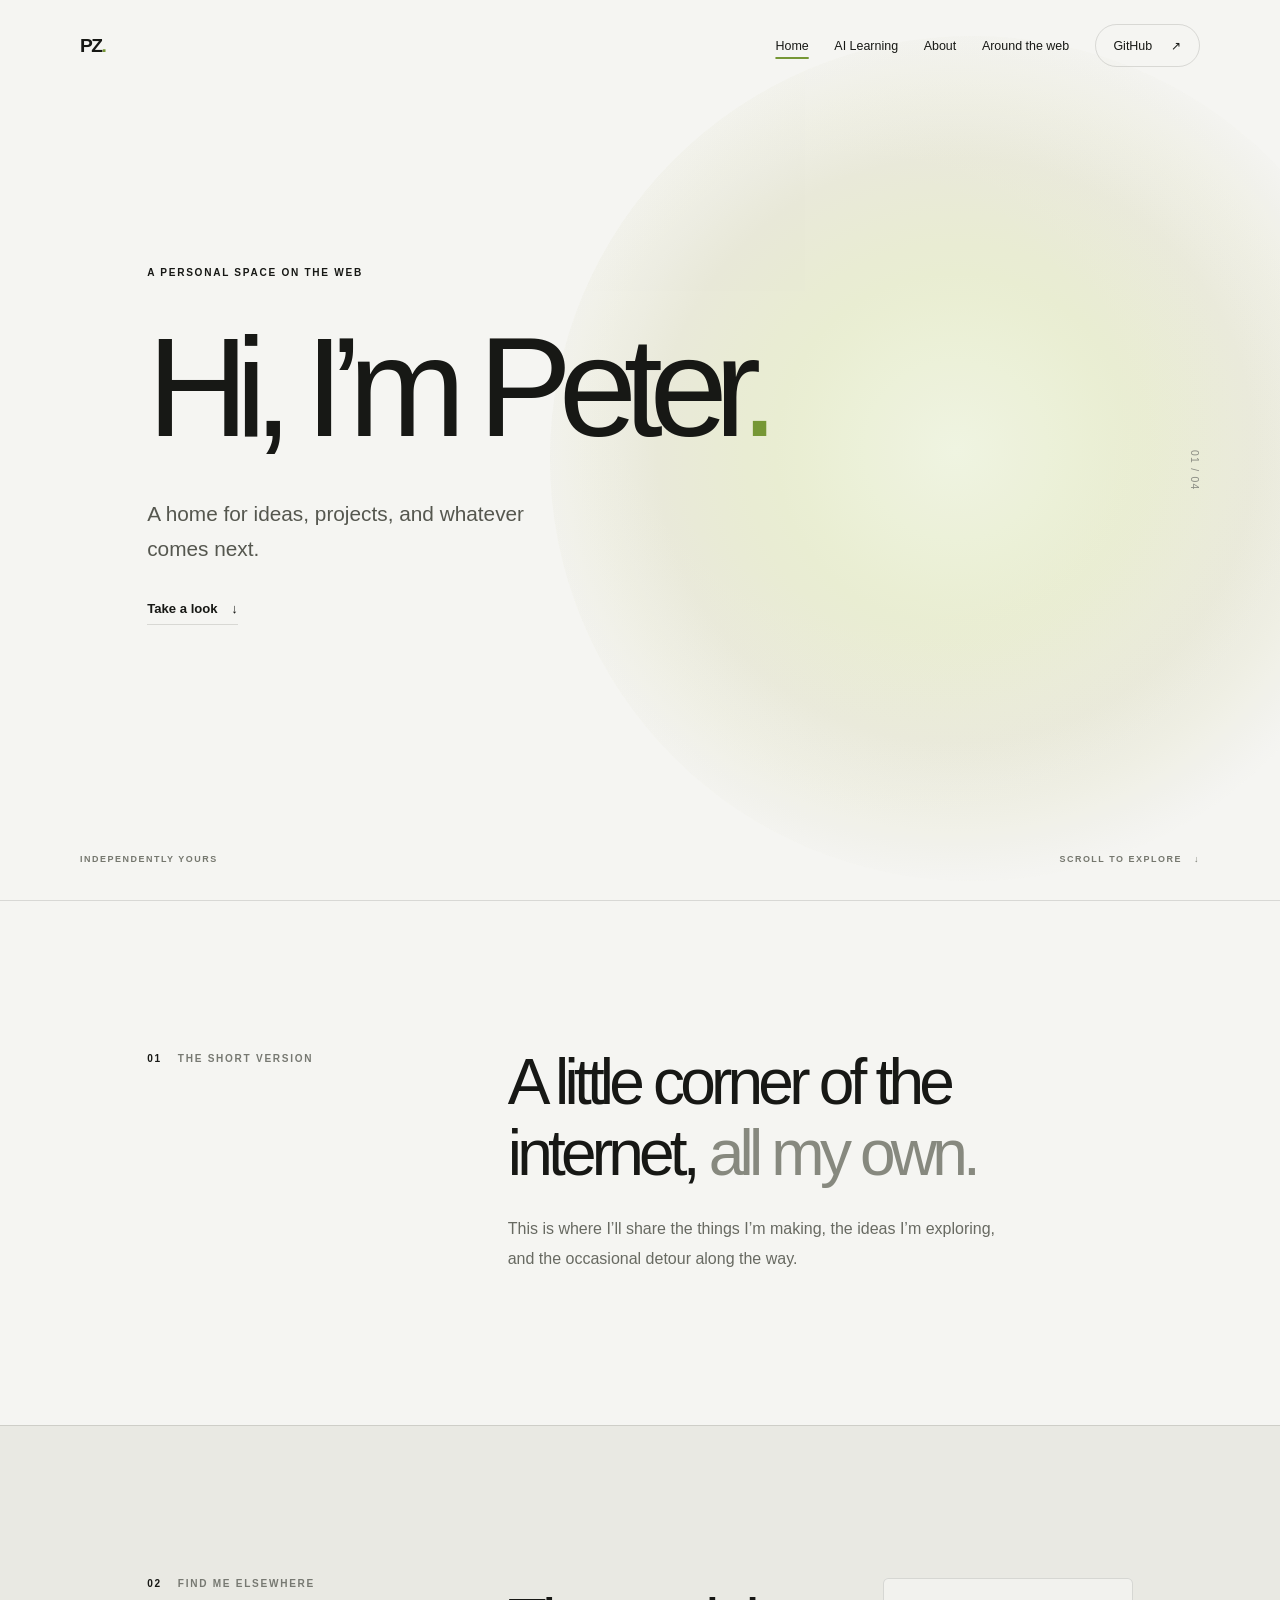
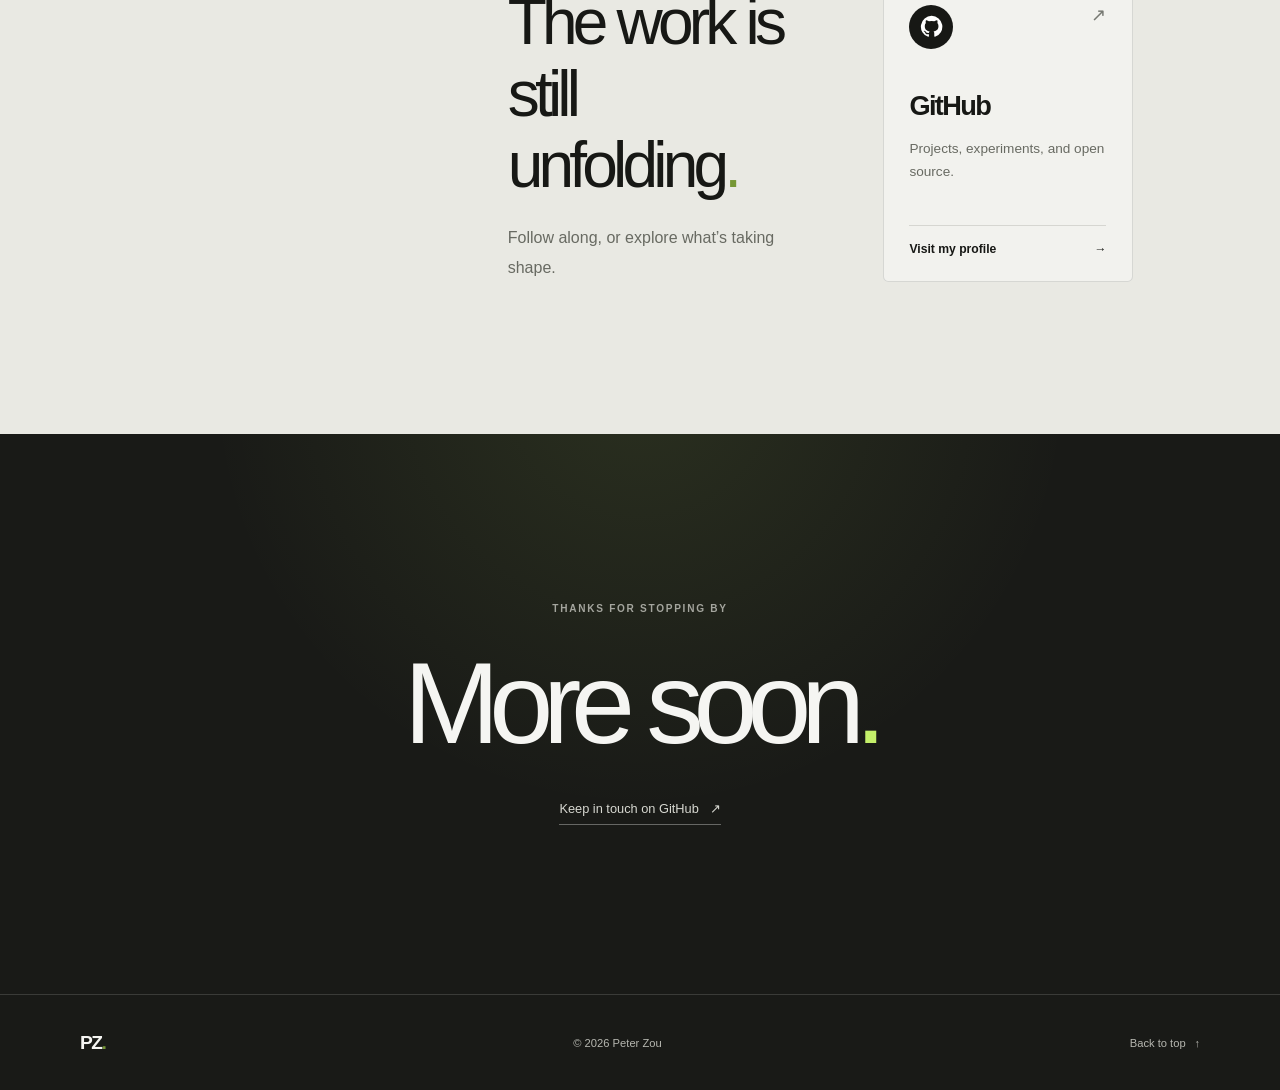
<file: index.html>
<!doctype html>
<html lang="en" class="no-js">
  <head>
    <meta charset="utf-8">
    <meta name="viewport" content="width=device-width, initial-scale=1">
    <meta name="theme-color" content="#f5f5f2">
    <meta
      name="description"
      content="The personal website of Peter Zou — a home for ideas, projects, and what's next."
    >
    <title>Peter Zou — Personal site</title>
    <link rel="stylesheet" href="styles.css">
    <script src="script.js" defer></script>
  </head>
  <body>
    <a class="skip-link" href="#main">Skip to content</a>
    <header class="site-header">
      <a class="wordmark" href="#top" aria-label="Peter Zou, home">PZ<span>.</span></a>
      <button
        class="menu-toggle"
        type="button"
        aria-expanded="false"
        aria-controls="site-nav"
        aria-label="Open navigation"
      >
        <span></span>
        <span></span>
      </button>
      <nav class="site-nav" id="site-nav" aria-label="Main navigation">
        <a href="./" aria-current="page">Home</a>
        <a href="ai-learning.html">AI Learning</a>
        <a href="#about">About</a>
        <a href="#around">Around the web</a>
        <a class="nav-cta" href="https://github.com/v-peterzou" target="_blank" rel="noreferrer">
          GitHub <span aria-hidden="true">↗</span>
        </a>
      </nav>
    </header>

    <main id="main">
      <section class="hero" id="top" aria-labelledby="hero-title">
        <div class="hero-orb" aria-hidden="true"></div>
        <div class="hero-copy">
          <p class="eyebrow hero-reveal">A PERSONAL SPACE ON THE WEB</p>
          <h1 class="hero-reveal" id="hero-title">Hi, I’m Peter<span class="period">.</span></h1>
          <p class="hero-intro hero-reveal">
            A home for ideas, projects, and whatever comes next.
          </p>
          <a class="text-link hero-reveal" href="#about">
            Take a look <span class="arrow" aria-hidden="true">↓</span>
          </a>
        </div>
        <p class="hero-index" aria-hidden="true">01 / 04</p>
        <div class="hero-bottom" aria-hidden="true">
          <span>INDEPENDENTLY YOURS</span>
          <span>SCROLL TO EXPLORE <span class="arrow">↓</span></span>
        </div>
      </section>

      <section class="about section-wrap" id="about" aria-labelledby="about-title">
        <div class="section-label reveal">
          <span class="section-number">01</span>
          <span>THE SHORT VERSION</span>
        </div>
        <div class="about-content reveal">
          <h2 id="about-title">A little corner of the internet, <span>all my own.</span></h2>
          <p>
            This is where I’ll share the things I’m making, the ideas I’m exploring,
            and the occasional detour along the way.
          </p>
        </div>
      </section>

      <section class="around section-wrap" id="around" aria-labelledby="around-title">
        <div class="section-label reveal">
          <span class="section-number">02</span>
          <span>FIND ME ELSEWHERE</span>
        </div>
        <div class="around-content reveal">
          <div class="around-heading">
            <h2 id="around-title">The work is<br>still unfolding<span class="period">.</span></h2>
            <p>Follow along, or explore what’s taking shape.</p>
          </div>
          <a
            class="github-card"
            href="https://github.com/v-peterzou"
            target="_blank"
            rel="noreferrer"
          >
            <span class="github-card-top">
              <span class="github-mark" aria-hidden="true">
                <svg viewBox="0 0 24 24" fill="currentColor">
                  <path d="M12 .9a11.1 11.1 0 0 0-3.51 21.63c.56.1.76-.24.76-.54v-2.1c-3.1.67-3.75-1.32-3.75-1.32-.5-1.28-1.24-1.62-1.24-1.62-1.01-.7.08-.69.08-.69 1.12.08 1.71 1.15 1.71 1.15 1 1.7 2.63 1.2 3.27.92.1-.73.39-1.2.71-1.48-2.48-.28-5.09-1.24-5.09-5.52 0-1.22.44-2.22 1.15-3-.12-.28-.5-1.42.11-2.96 0 0 .94-.3 3.05 1.15a10.62 10.62 0 0 1 5.55 0c2.12-1.44 3.05-1.15 3.05-1.15.61 1.54.23 2.68.12 2.96.71.78 1.14 1.78 1.14 3 0 4.3-2.61 5.23-5.1 5.5.4.35.76 1.03.76 2.08v3.08c0 .3.2.65.77.54A11.1 11.1 0 0 0 12 .9Z"/>
                </svg>
              </span>
              <span class="card-arrow" aria-hidden="true">↗</span>
            </span>
            <span class="github-card-title">GitHub</span>
            <span class="github-card-description">Projects, experiments, and open source.</span>
            <span class="github-card-link">Visit my profile <span aria-hidden="true">→</span></span>
          </a>
        </div>
      </section>

      <section class="closing" aria-label="Closing">
        <div class="closing-glow" aria-hidden="true"></div>
        <p class="eyebrow reveal">THANKS FOR STOPPING BY</p>
        <h2 class="reveal">More soon<span class="period">.</span></h2>
        <a
          class="closing-link reveal"
          href="https://github.com/v-peterzou"
          target="_blank"
          rel="noreferrer"
        >
          Keep in touch on GitHub <span aria-hidden="true">↗</span>
        </a>
      </section>
    </main>

    <footer class="site-footer">
      <a class="wordmark" href="#top" aria-label="Peter Zou, back to top">PZ<span>.</span></a>
      <p>© <span id="year">2026</span> Peter Zou</p>
      <a href="#top" class="back-to-top">Back to top <span aria-hidden="true">↑</span></a>
    </footer>
  </body>
</html>
</file>
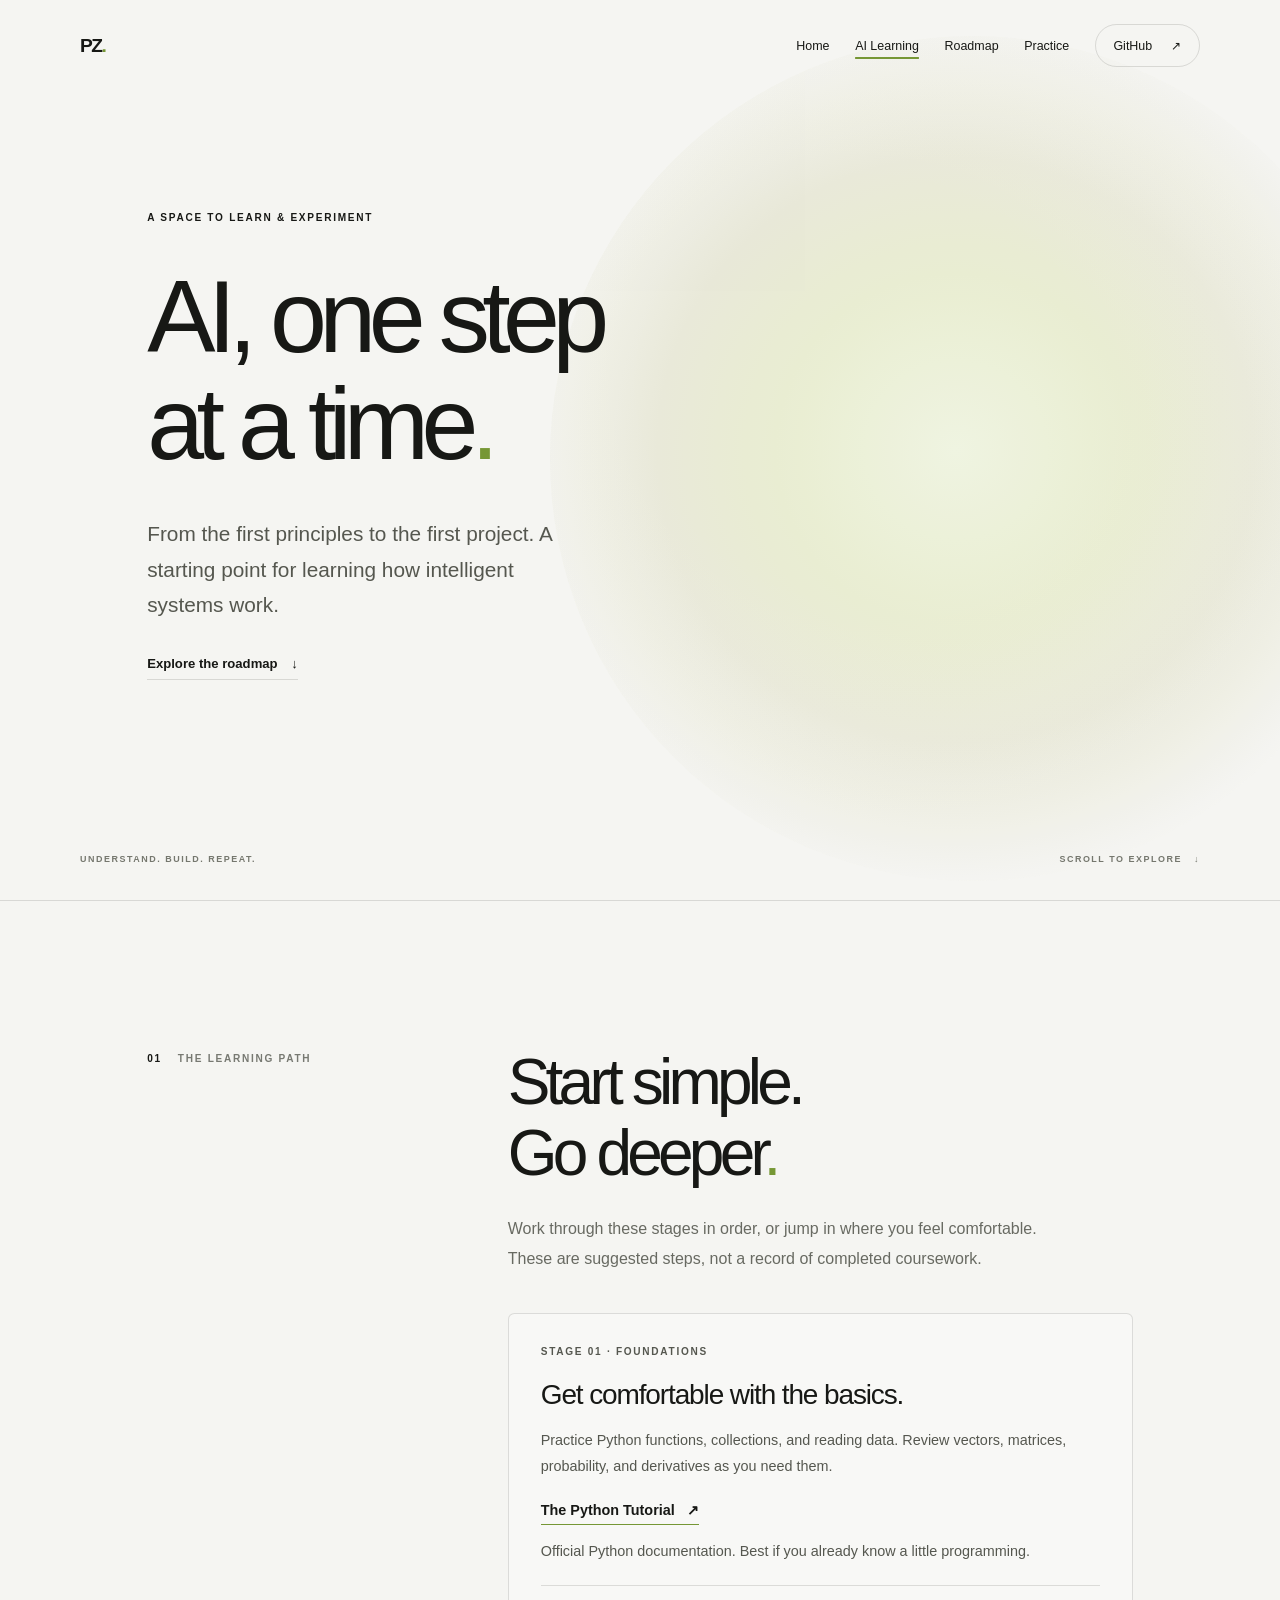
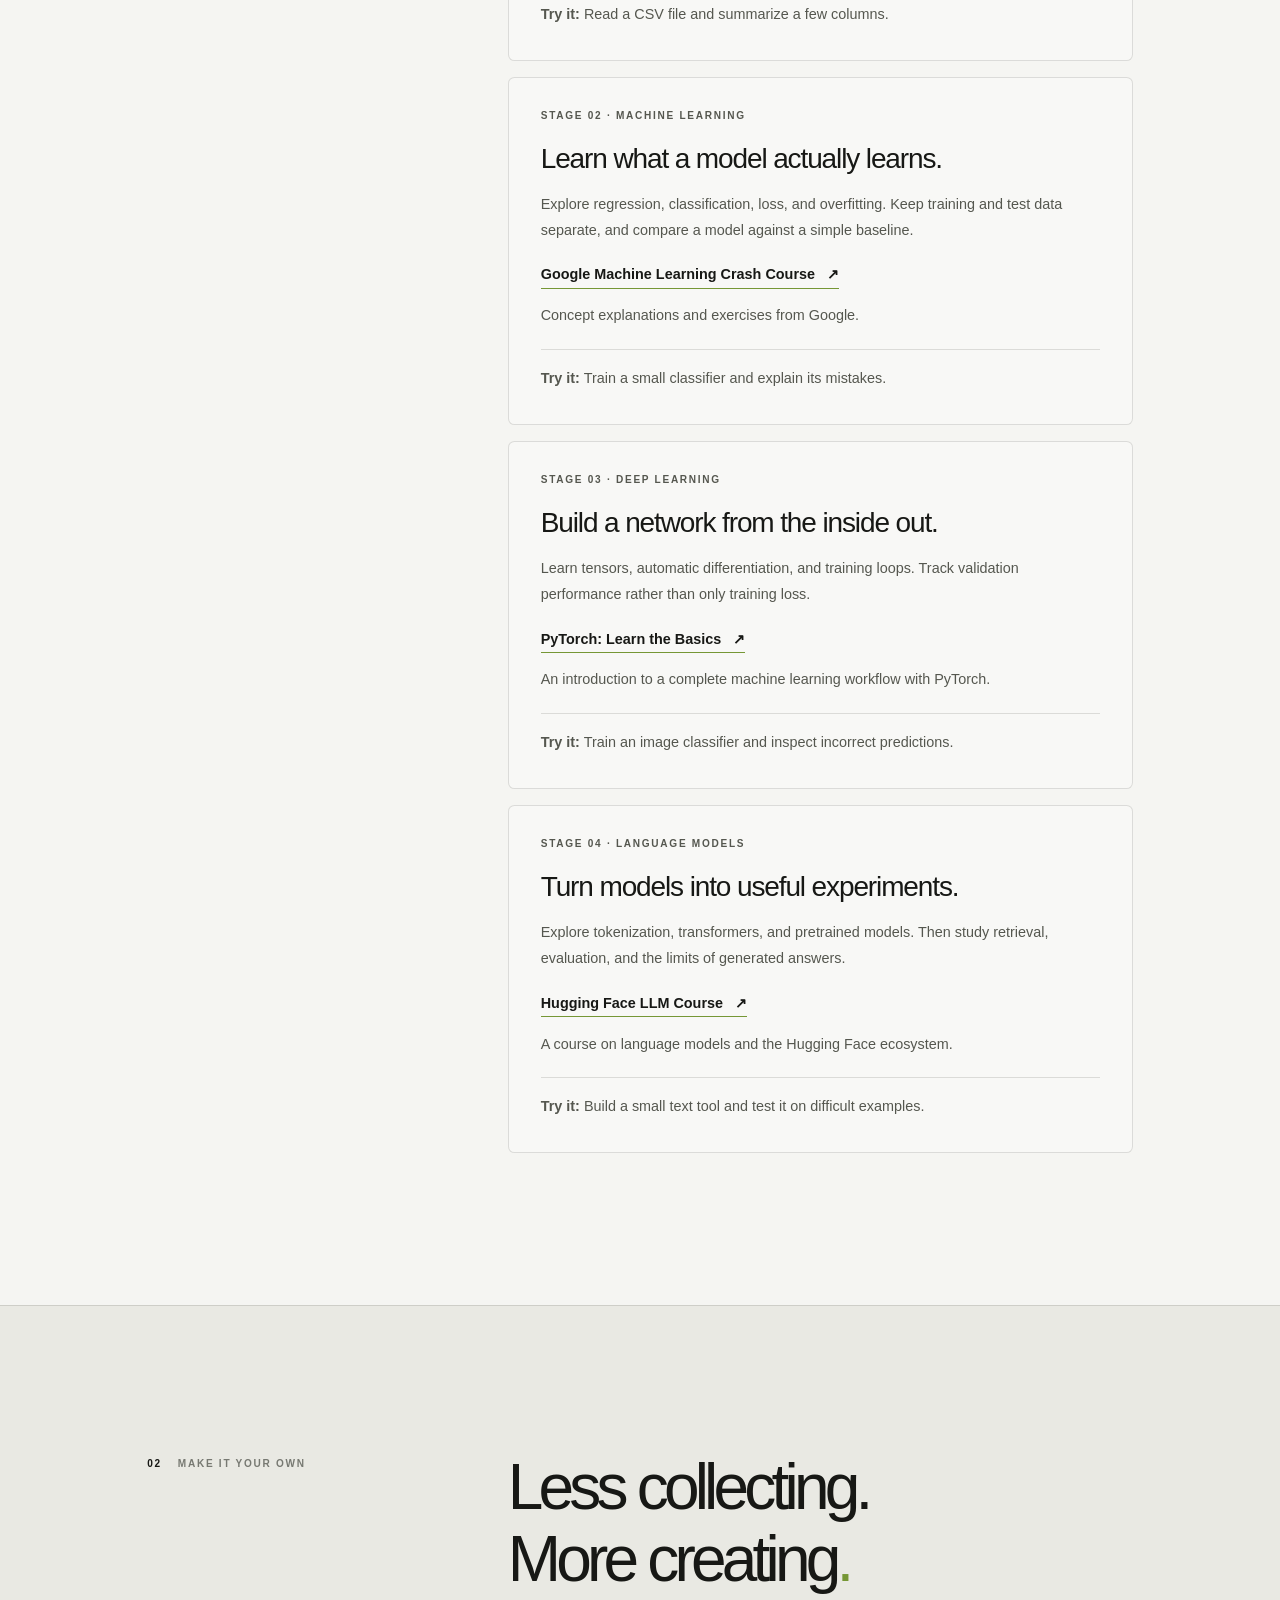
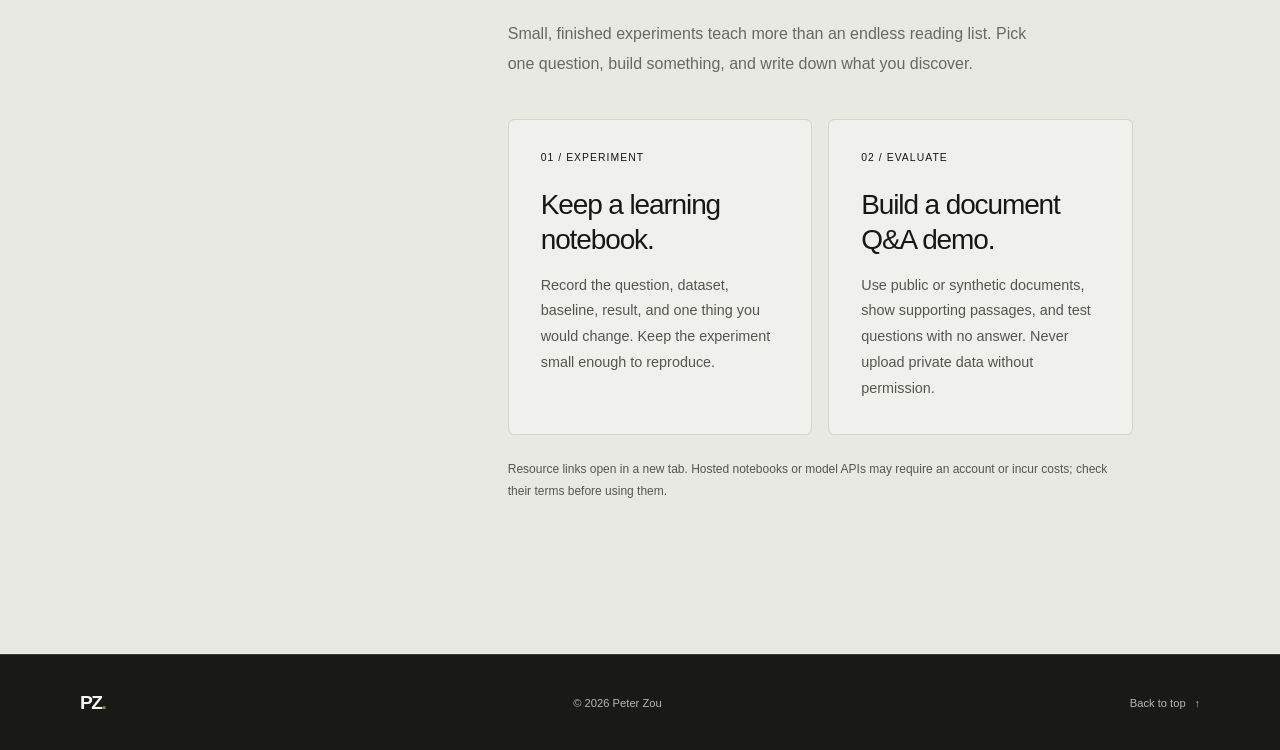
<file: ai-learning.html>
<!doctype html>
<html lang="en" class="no-js">
  <head>
    <meta charset="utf-8">
    <meta name="viewport" content="width=device-width, initial-scale=1">
    <meta name="theme-color" content="#f5f5f2">
    <meta name="description" content="An AI learning roadmap from Python foundations to machine learning, neural networks, and language model projects.">
    <title>AI Learning &mdash; Peter Zou</title>
    <link rel="stylesheet" href="styles.css">
    <script src="script.js" defer></script>
  </head>
  <body>
    <a class="skip-link" href="#main">Skip to content</a>
    <header class="site-header">
      <a class="wordmark" href="./" aria-label="Peter Zou, home">PZ<span>.</span></a>
      <button class="menu-toggle" type="button" aria-expanded="false"
        aria-controls="site-nav" aria-label="Open navigation">
        <span></span>
        <span></span>
      </button>
      <nav class="site-nav" id="site-nav" aria-label="Main navigation">
        <a href="./">Home</a>
        <a href="ai-learning.html" aria-current="page">AI Learning</a>
        <a href="#roadmap">Roadmap</a>
        <a href="#practice">Practice</a>
        <a class="nav-cta" href="https://github.com/v-peterzou" target="_blank" rel="noreferrer">
          GitHub <span aria-hidden="true">&nearr;</span>
        </a>
      </nav>
    </header>

    <main id="main">
      <section class="hero learning-hero" id="top" aria-labelledby="learning-title">
        <div class="hero-orb" aria-hidden="true"></div>
        <div class="hero-copy">
          <p class="eyebrow hero-reveal">A SPACE TO LEARN &amp; EXPERIMENT</p>
          <h1 class="hero-reveal" id="learning-title">AI, one step<br>at a time<span class="period">.</span></h1>
          <p class="hero-intro hero-reveal">
            From the first principles to the first project. A starting point for
            learning how intelligent systems work.
          </p>
          <a class="text-link hero-reveal" href="#roadmap">
            Explore the roadmap <span class="arrow" aria-hidden="true">&darr;</span>
          </a>
        </div>
        <div class="hero-bottom" aria-hidden="true">
          <span>UNDERSTAND. BUILD. REPEAT.</span>
          <span>SCROLL TO EXPLORE <span class="arrow">&darr;</span></span>
        </div>
      </section>

      <section class="section-wrap learning-roadmap" id="roadmap" aria-labelledby="roadmap-title">
        <div class="section-label reveal">
          <span class="section-number">01</span>
          <span>THE LEARNING PATH</span>
        </div>
        <div class="learning-content">
          <div class="learning-heading reveal">
            <h2 id="roadmap-title">Start simple.<br>Go deeper<span class="period">.</span></h2>
            <p>
              Work through these stages in order, or jump in where you feel comfortable.
              These are suggested steps, not a record of completed coursework.
            </p>
          </div>
          <ol class="roadmap-list">
            <li class="roadmap-card reveal">
              <p class="eyebrow">STAGE 01 &middot; FOUNDATIONS</p>
              <h3>Get comfortable with the basics.</h3>
              <p>Practice Python functions, collections, and reading data. Review vectors,
                matrices, probability, and derivatives as you need them.</p>
              <a class="resource-link" href="https://docs.python.org/3/tutorial/" target="_blank" rel="noreferrer">
                The Python Tutorial <span aria-hidden="true">&nearr;</span>
              </a>
              <p class="resource-note">Official Python documentation. Best if you already know a little programming.</p>
              <p class="stage-goal"><strong>Try it:</strong> Read a CSV file and summarize a few columns.</p>
            </li>
            <li class="roadmap-card reveal">
              <p class="eyebrow">STAGE 02 &middot; MACHINE LEARNING</p>
              <h3>Learn what a model actually learns.</h3>
              <p>Explore regression, classification, loss, and overfitting. Keep training
                and test data separate, and compare a model against a simple baseline.</p>
              <a class="resource-link" href="https://developers.google.com/machine-learning/crash-course" target="_blank" rel="noreferrer">
                Google Machine Learning Crash Course <span aria-hidden="true">&nearr;</span>
              </a>
              <p class="resource-note">Concept explanations and exercises from Google.</p>
              <p class="stage-goal"><strong>Try it:</strong> Train a small classifier and explain its mistakes.</p>
            </li>
            <li class="roadmap-card reveal">
              <p class="eyebrow">STAGE 03 &middot; DEEP LEARNING</p>
              <h3>Build a network from the inside out.</h3>
              <p>Learn tensors, automatic differentiation, and training loops.
                Track validation performance rather than only training loss.</p>
              <a class="resource-link" href="https://pytorch.org/tutorials/beginner/basics/intro.html" target="_blank" rel="noreferrer">
                PyTorch: Learn the Basics <span aria-hidden="true">&nearr;</span>
              </a>
              <p class="resource-note">An introduction to a complete machine learning workflow with PyTorch.</p>
              <p class="stage-goal"><strong>Try it:</strong> Train an image classifier and inspect incorrect predictions.</p>
            </li>
            <li class="roadmap-card reveal">
              <p class="eyebrow">STAGE 04 &middot; LANGUAGE MODELS</p>
              <h3>Turn models into useful experiments.</h3>
              <p>Explore tokenization, transformers, and pretrained models. Then study
                retrieval, evaluation, and the limits of generated answers.</p>
              <a class="resource-link" href="https://huggingface.co/learn/llm-course/chapter1/1" target="_blank" rel="noreferrer">
                Hugging Face LLM Course <span aria-hidden="true">&nearr;</span>
              </a>
              <p class="resource-note">A course on language models and the Hugging Face ecosystem.</p>
              <p class="stage-goal"><strong>Try it:</strong> Build a small text tool and test it on difficult examples.</p>
            </li>
          </ol>
        </div>
      </section>

      <section class="section-wrap learning-practice" id="practice" aria-labelledby="practice-title">
        <div class="section-label reveal">
          <span class="section-number">02</span>
          <span>MAKE IT YOUR OWN</span>
        </div>
        <div class="learning-content">
          <div class="learning-heading reveal">
            <h2 id="practice-title">Less collecting.<br>More creating<span class="period">.</span></h2>
            <p>Small, finished experiments teach more than an endless reading list.
              Pick one question, build something, and write down what you discover.</p>
          </div>
          <div class="practice-grid">
            <article class="practice-card reveal">
              <span class="section-number">01 / EXPERIMENT</span>
              <h3>Keep a learning notebook.</h3>
              <p>Record the question, dataset, baseline, result, and one thing you would change.
                Keep the experiment small enough to reproduce.</p>
            </article>
            <article class="practice-card reveal">
              <span class="section-number">02 / EVALUATE</span>
              <h3>Build a document Q&amp;A demo.</h3>
              <p>Use public or synthetic documents, show supporting passages, and test questions
                with no answer. Never upload private data without permission.</p>
            </article>
          </div>
          <p class="learning-footnote">
            Resource links open in a new tab. Hosted notebooks or model APIs may require
            an account or incur costs; check their terms before using them.
          </p>
        </div>
      </section>
    </main>

    <footer class="site-footer">
      <a class="wordmark" href="./" aria-label="Peter Zou, home">PZ<span>.</span></a>
      <p>&copy; <span id="year">2026</span> Peter Zou</p>
      <a href="#top" class="back-to-top">Back to top <span aria-hidden="true">&uarr;</span></a>
    </footer>
  </body>
</html>
</file>
<file: styles.css>
:root {
  color-scheme: light;
  --paper: #f5f5f2;
  --ink: #171815;
  --muted: #777972;
  --accent: #c4f06a;
  --line: rgba(23, 24, 21, 0.13);
  --font-display: -apple-system, BlinkMacSystemFont, "Segoe UI", sans-serif;
  --font-body: -apple-system, BlinkMacSystemFont, "Segoe UI", sans-serif;
}

* {
  box-sizing: border-box;
}

html {
  scroll-behavior: smooth;
  scroll-padding-top: 5.5rem;
}

body {
  margin: 0;
  background: var(--paper);
  color: var(--ink);
  font-family: var(--font-body);
  -webkit-font-smoothing: antialiased;
}

a {
  color: inherit;
  text-decoration: none;
}

button {
  font: inherit;
}

.skip-link {
  position: fixed;
  z-index: 20;
  top: 0.75rem;
  left: 0.75rem;
  padding: 0.75rem 1rem;
  transform: translateY(-160%);
  border-radius: 0.25rem;
  background: var(--ink);
  color: white;
}

.skip-link:focus {
  transform: translateY(0);
}

.site-header {
  position: absolute;
  z-index: 5;
  top: 0;
  left: 0;
  display: flex;
  width: 100%;
  align-items: center;
  justify-content: space-between;
  padding: 1.5rem 6.25vw;
}

.wordmark {
  font-family: var(--font-display);
  font-size: 1.2rem;
  font-weight: 800;
  letter-spacing: -0.08em;
}

.wordmark span,
.period {
  color: #769735;
}

.site-nav {
  display: flex;
  align-items: center;
  gap: clamp(0.85rem, 2vw, 1.75rem);
  font-size: 0.78rem;
  font-weight: 500;
}

.site-nav a,
.back-to-top {
  transition: opacity 180ms ease;
}

.site-nav a:hover,
.back-to-top:hover {
  opacity: 0.58;
}

.site-nav a[aria-current="page"] {
  text-decoration: underline;
  text-decoration-color: #769735;
  text-underline-offset: 0.45rem;
  text-decoration-thickness: 2px;
}

.site-nav .nav-cta {
  display: inline-flex;
  min-height: 2.7rem;
  align-items: center;
  gap: 1.2rem;
  padding: 0 1.1rem;
  border: 1px solid var(--line);
  border-radius: 999px;
}

.menu-toggle {
  display: none;
}

.hero {
  position: relative;
  display: flex;
  min-height: min(850px, 100vh);
  min-height: min(850px, 100svh);
  flex-direction: column;
  justify-content: center;
  overflow: hidden;
  padding: 8rem 11.5vw 7rem;
  isolation: isolate;
}

.hero-orb {
  position: absolute;
  z-index: -1;
  top: 4%;
  right: -9%;
  width: min(66vw, 890px);
  aspect-ratio: 1;
  border-radius: 50%;
  background:
    radial-gradient(ellipse at 38% 42%, rgba(245, 245, 242, 0) 28%, rgba(245, 245, 242, 0.08) 49%, rgba(245, 245, 242, 0) 68%),
    radial-gradient(ellipse at 48% 49%, #eef4df 0%, #e8eccf 29%, #e8e8d7 48%, #f5f5f2 72%);
  opacity: 0.94;
  animation: orb-arrive 1.5s cubic-bezier(0.2, 0.7, 0.2, 1) both;
}

.hero-copy {
  width: min(100%, 950px);
  margin-top: -1.5rem;
}

.eyebrow,
.section-label,
.hero-bottom {
  font-size: 0.63rem;
  font-weight: 600;
  letter-spacing: 0.17em;
}

.eyebrow {
  margin: 0 0 2.5rem;
}

.hero h1 {
  margin: 0;
  font-family: var(--font-display);
  font-size: clamp(4.5rem, 11vw, 10.25rem);
  font-weight: 500;
  letter-spacing: -0.095em;
  line-height: 0.99;
}

.hero-intro {
  max-width: 27rem;
  margin: 2.4rem 0 2rem;
  color: #55574f;
  font-size: clamp(1.05rem, 1.8vw, 1.3rem);
  line-height: 1.7;
}

.text-link {
  display: inline-flex;
  align-items: center;
  gap: 0.85rem;
  padding-bottom: 0.5rem;
  border-bottom: 1px solid var(--line);
  font-size: 0.82rem;
  font-weight: 600;
}

.arrow {
  display: inline-block;
  transition: transform 180ms ease;
}

.text-link:hover .arrow {
  transform: translateY(3px);
}

.hero-index {
  position: absolute;
  top: 50%;
  right: 6.25vw;
  margin: 0;
  color: #8b8d84;
  font-size: 0.65rem;
  letter-spacing: 0.12em;
  writing-mode: vertical-rl;
}

.hero-bottom {
  position: absolute;
  right: 6.25vw;
  bottom: 2.25rem;
  left: 6.25vw;
  display: flex;
  justify-content: space-between;
  color: #75776e;
  font-size: 0.56rem;
}

.hero-bottom .arrow {
  margin-left: 0.5rem;
}

.hero-reveal {
  animation: rise-in 850ms cubic-bezier(0.2, 0.7, 0.2, 1) both;
}

.hero-reveal:nth-child(2) {
  animation-delay: 100ms;
}

.hero-reveal:nth-child(3) {
  animation-delay: 200ms;
}

.hero-reveal:nth-child(4) {
  animation-delay: 300ms;
}

.section-wrap {
  display: grid;
  grid-template-columns: 1fr 2fr;
  gap: 3rem;
  padding: 9.5rem 11.5vw;
  border-top: 1px solid var(--line);
}

.section-label {
  display: flex;
  align-items: flex-start;
  gap: 1rem;
  color: var(--muted);
}

.section-number {
  color: var(--ink);
}

.about-content {
  max-width: 720px;
}

.about-content h2,
.around-heading h2 {
  margin: -0.4rem 0 1.5rem;
  font-family: var(--font-display);
  font-size: clamp(2.5rem, 5vw, 5rem);
  font-weight: 500;
  letter-spacing: -0.075em;
  line-height: 1.12;
}

.about-content h2 span {
  color: #87897f;
}

.about-content p,
.around-heading p {
  max-width: 32rem;
  margin: 0;
  color: #686a62;
  font-size: 1rem;
  line-height: 1.85;
}

.around {
  background: #e9e9e3;
}

.around-content {
  display: grid;
  grid-template-columns: minmax(0, 1fr) minmax(250px, 0.72fr);
  align-items: end;
  gap: clamp(2rem, 6vw, 6rem);
}

.around-heading h2 {
  margin-bottom: 1.3rem;
}

.github-card {
  display: flex;
  min-height: 19rem;
  flex-direction: column;
  justify-content: space-between;
  padding: 1.6rem;
  border: 1px solid rgba(23, 24, 21, 0.12);
  border-radius: 0.35rem;
  background: rgba(245, 245, 242, 0.76);
  transition: transform 300ms cubic-bezier(0.2, 0.7, 0.2, 1), background 300ms ease;
}

.github-card:hover {
  transform: translateY(-5px);
  background: #f5f5f2;
}

.github-card-top {
  display: flex;
  align-items: flex-start;
  justify-content: space-between;
}

.github-mark {
  display: grid;
  width: 2.75rem;
  aspect-ratio: 1;
  place-items: center;
  border-radius: 50%;
  background: var(--ink);
  color: white;
}

.github-mark svg {
  width: 1.45rem;
}

.card-arrow {
  color: #777972;
  font-size: 1.1rem;
}

.github-card-title {
  margin-top: 2rem;
  font-family: var(--font-display);
  font-size: 1.7rem;
  font-weight: 600;
  letter-spacing: -0.06em;
}

.github-card-description {
  margin-top: 0.45rem;
  color: #686a62;
  font-size: 0.85rem;
  line-height: 1.65;
}

.github-card-link {
  display: flex;
  justify-content: space-between;
  margin-top: 2rem;
  padding-top: 1rem;
  border-top: 1px solid var(--line);
  font-size: 0.76rem;
  font-weight: 600;
}

.learning-hero h1 {
  font-size: clamp(3.5rem, 8vw, 7.5rem);
  letter-spacing: -0.075em;
  line-height: 1.05;
}

.learning-content {
  min-width: 0;
}

.learning-heading {
  margin-bottom: 2.5rem;
}

.learning-heading h2 {
  margin: -0.4rem 0 1.5rem;
  font-family: var(--font-display);
  font-size: clamp(2.5rem, 5vw, 5rem);
  font-weight: 500;
  letter-spacing: -0.075em;
  line-height: 1.12;
}

.learning-heading > p {
  max-width: 34rem;
  margin: 0;
  color: #686a62;
  line-height: 1.85;
}

.roadmap-list {
  display: grid;
  gap: 1rem;
  margin: 0;
  padding: 0;
  list-style: none;
}

.roadmap-card,
.practice-card {
  padding: clamp(1.25rem, 3vw, 2rem);
  border: 1px solid var(--line);
  border-radius: 0.4rem;
  background: rgba(255, 255, 255, 0.35);
}

.roadmap-card .eyebrow {
  margin-bottom: 1.25rem;
  color: #55574f;
}

.roadmap-card h3,
.practice-card h3 {
  margin: 0 0 1rem;
  font-size: clamp(1.35rem, 2.5vw, 1.75rem);
  font-weight: 500;
  letter-spacing: -0.04em;
  line-height: 1.25;
}

.roadmap-card > p:not(.eyebrow),
.practice-card p {
  color: #55574f;
  font-size: 0.9rem;
  line-height: 1.8;
}

.resource-link {
  display: inline-flex;
  align-items: baseline;
  gap: 0.75rem;
  margin-top: 0.5rem;
  padding-bottom: 0.35rem;
  border-bottom: 1px solid #769735;
  font-size: 0.9rem;
  font-weight: 600;
}

.resource-link:hover {
  color: #536c24;
}

.roadmap-card > .resource-note {
  font-size: 0.75rem;
}

.stage-goal {
  margin: 1.25rem 0 0;
  padding-top: 1rem;
  border-top: 1px solid var(--line);
}

.learning-practice {
  background: #e9e9e3;
}

.practice-grid {
  display: grid;
  grid-template-columns: repeat(2, minmax(0, 1fr));
  gap: 1rem;
}

.practice-card > .section-number {
  display: block;
  margin-bottom: 1.5rem;
  font-size: 0.65rem;
  letter-spacing: 0.1em;
}

.practice-card p {
  margin-bottom: 0;
}

.learning-footnote {
  margin: 1.5rem 0 0;
  color: #55574f;
  font-size: 0.75rem;
  line-height: 1.8;
}

.play.section-wrap {
  grid-template-columns: 1fr;
}

.play-content {
  min-width: 0;
}

.game-product {
  overflow: hidden;
  border: 1px solid rgba(255, 255, 255, 0.08);
  border-radius: 0.65rem;
  background: #11151e;
  color: #f5f6fb;
}

.game-product-hero {
  display: grid;
  min-height: 30rem;
  grid-template-columns: minmax(0, 1.1fr) minmax(0, 0.9fr);
}

.game-art {
  position: relative;
  display: grid;
  min-height: 30rem;
  overflow: hidden;
  place-items: center;
  background:
    radial-gradient(ellipse at 50% 50%, rgba(32, 71, 117, 0.25), transparent 62%),
    linear-gradient(135deg, #121b2c, #11151e 75%);
  isolation: isolate;
}

.art-grid,
.art-glow {
  position: absolute;
  z-index: -1;
  inset: 0;
  pointer-events: none;
}

.art-grid {
  background-image:
    linear-gradient(rgba(138, 187, 255, 0.06) 1px, transparent 1px),
    linear-gradient(90deg, rgba(138, 187, 255, 0.06) 1px, transparent 1px);
  background-size: 42px 42px;
  mask-image: radial-gradient(ellipse at center, black 8%, transparent 76%);
}

.art-glow {
  inset: 24% 18%;
  border-radius: 50%;
  background: #1b71a8;
  filter: blur(80px);
  opacity: 0.36;
}

.art-piece {
  position: absolute;
  display: grid;
  grid-auto-rows: clamp(1.4rem, 3.2vw, 2.8rem);
  gap: 4px;
  filter: drop-shadow(0 10px 24px rgba(0, 0, 0, 0.35));
  animation: piece-float 5s ease-in-out infinite;
}

.art-piece i {
  display: block;
  width: clamp(1.4rem, 3.2vw, 2.8rem);
  border: 1px solid rgba(255, 255, 255, 0.45);
  border-radius: 4px;
  background: linear-gradient(145deg, rgba(255, 255, 255, 0.5), transparent 47%), var(--piece-color);
  box-shadow: inset 0 0 14px rgba(255, 255, 255, 0.12), 0 0 22px var(--piece-glow);
}

.art-piece--line {
  top: 24%;
  left: 18%;
  grid-template-columns: repeat(4, 1fr);
  --piece-color: #31cde2;
  --piece-glow: rgba(49, 205, 226, 0.55);
  animation-delay: -1.2s;
}

.art-piece--corner {
  top: 36%;
  right: 18%;
  grid-template-columns: repeat(3, 1fr);
  grid-template-areas: ". . a" "b c d";
  --piece-color: #9874fa;
  --piece-glow: rgba(152, 116, 250, 0.55);
  animation-delay: -3.1s;
}

.art-piece--corner i:nth-child(1) { grid-area: a; }
.art-piece--corner i:nth-child(2) { grid-area: b; }
.art-piece--corner i:nth-child(3) { grid-area: c; }
.art-piece--corner i:nth-child(4) { grid-area: d; }

.art-piece--step {
  bottom: 23%;
  left: 28%;
  grid-template-columns: repeat(3, 1fr);
  grid-template-areas: ". a b" "c d .";
  --piece-color: #f2b84b;
  --piece-glow: rgba(242, 184, 75, 0.5);
  animation-delay: -2.4s;
}

.art-piece--step i:nth-child(1) { grid-area: a; }
.art-piece--step i:nth-child(2) { grid-area: b; }
.art-piece--step i:nth-child(3) { grid-area: c; }
.art-piece--step i:nth-child(4) { grid-area: d; }

.art-piece--square {
  right: 25%;
  bottom: 19%;
  grid-template-columns: repeat(2, 1fr);
  --piece-color: #ee6aa8;
  --piece-glow: rgba(238, 106, 168, 0.5);
  animation-delay: -0.5s;
}

.art-caption {
  position: absolute;
  bottom: 1.5rem;
  left: 1.75rem;
  color: rgba(229, 238, 255, 0.65);
  font-size: 0.56rem;
  font-weight: 600;
  letter-spacing: 0.18em;
}

.game-product-copy {
  display: flex;
  flex-direction: column;
  align-items: flex-start;
  justify-content: center;
  padding: clamp(1.5rem, 4vw, 3rem);
  background: linear-gradient(145deg, rgba(31, 40, 58, 0.7), transparent 76%);
}

.product-kicker {
  display: flex;
  align-items: center;
  gap: 0.55rem;
  margin: 0 0 1.3rem;
  color: #a4b0c5;
  font-size: 0.58rem;
  font-weight: 700;
  letter-spacing: 0.13em;
}

.product-kicker > span {
  width: 0.42rem;
  height: 0.42rem;
  border-radius: 50%;
  background: #8df1d1;
  box-shadow: 0 0 12px rgba(141, 241, 209, 0.7);
}

.game-product-copy h2 {
  margin: 0;
  font-size: clamp(2.3rem, 4vw, 4rem);
  font-weight: 600;
  letter-spacing: -0.075em;
  line-height: 1.02;
}

.game-product-copy h2 span {
  color: #9dc8ff;
}

.product-description {
  max-width: 28rem;
  margin: 1.5rem 0 0;
  color: #b7c0d0;
  font-size: 0.92rem;
  line-height: 1.8;
}

.product-tags {
  display: flex;
  flex-wrap: wrap;
  gap: 0.5rem;
  margin-top: 1.4rem;
}

.product-tags span {
  padding: 0.48rem 0.7rem;
  border: 1px solid rgba(221, 231, 249, 0.18);
  border-radius: 999px;
  color: #d1d9e7;
  font-size: 0.65rem;
}

.product-play {
  display: inline-flex;
  min-height: 2.9rem;
  align-items: center;
  gap: 2rem;
  margin-top: 1.65rem;
  padding: 0 1.2rem;
  border-radius: 0.25rem;
  background: #d8f278;
  color: #182017;
  font-size: 0.77rem;
  font-weight: 700;
  transition: background 180ms ease, transform 180ms ease;
}

.product-play:hover {
  transform: translateY(-2px);
  background: #e6ff9b;
}

.product-note {
  margin: 0.9rem 0 0;
  color: #8792a6;
  font-size: 0.65rem;
  line-height: 1.6;
}

.product-highlights {
  display: grid;
  grid-template-columns: repeat(3, minmax(0, 1fr));
  border-top: 1px solid rgba(255, 255, 255, 0.1);
}

.product-highlights > div {
  min-width: 0;
  padding: 1.45rem clamp(1rem, 2vw, 1.7rem);
}

.product-highlights > div + div {
  border-left: 1px solid rgba(255, 255, 255, 0.1);
}

.product-highlights span {
  display: block;
  margin-bottom: 0.85rem;
  color: #9dc8ff;
  font-size: 0.58rem;
  letter-spacing: 0.1em;
}

.product-highlights strong {
  font-size: 0.8rem;
  font-weight: 600;
}

.product-highlights p {
  margin: 0.55rem 0 0;
  color: #9ca7b9;
  font-size: 0.68rem;
  line-height: 1.65;
}

@keyframes piece-float {
  0%, 100% { transform: translateY(0); }
  50% { transform: translateY(-9px); }
}

.closing {
  position: relative;
  display: flex;
  min-height: 35rem;
  flex-direction: column;
  align-items: center;
  justify-content: center;
  overflow: hidden;
  padding: 6rem 1.5rem;
  background: #191a17;
  color: #f5f5f2;
  text-align: center;
  isolation: isolate;
}

.closing-glow {
  position: absolute;
  z-index: -1;
  top: -90%;
  left: 50%;
  width: 70vw;
  min-width: 35rem;
  aspect-ratio: 1;
  transform: translateX(-50%);
  border-radius: 50%;
  background: radial-gradient(ellipse, rgba(196, 240, 106, 0.1), transparent 68%);
}

.closing .eyebrow {
  margin-bottom: 1.4rem;
  color: #a4a59e;
}

.closing h2 {
  margin: 0;
  font-family: var(--font-display);
  font-size: clamp(4rem, 9vw, 8rem);
  font-weight: 500;
  letter-spacing: -0.09em;
}

.closing .period {
  color: var(--accent);
}

.closing-link {
  margin-top: 2rem;
  padding-bottom: 0.5rem;
  border-bottom: 1px solid rgba(245, 245, 242, 0.35);
  color: #d7d8d1;
  font-size: 0.8rem;
  transition: color 180ms ease;
}

.closing-link:hover {
  color: white;
}

.closing-link span {
  margin-left: 0.45rem;
}

.site-footer {
  display: flex;
  min-height: 6rem;
  align-items: center;
  justify-content: space-between;
  padding: 1.25rem 6.25vw;
  background: #191a17;
  color: #b6b7b0;
  border-top: 1px solid rgba(245, 245, 242, 0.15);
  font-size: 0.7rem;
}

.site-footer .wordmark {
  color: #f5f5f2;
}

.site-footer p {
  margin: 0;
}

.back-to-top span {
  margin-left: 0.35rem;
}

.reveal {
  opacity: 0;
  transform: translateY(18px);
  transition: opacity 700ms ease, transform 700ms cubic-bezier(0.2, 0.7, 0.2, 1);
}

.no-js .reveal {
  opacity: 1;
  transform: none;
}

.reveal.is-visible {
  opacity: 1;
  transform: translateY(0);
}

:focus-visible {
  outline: 2px solid #769735;
  outline-offset: 4px;
}

@keyframes rise-in {
  from {
    opacity: 0;
    transform: translateY(18px);
  }
  to {
    opacity: 1;
    transform: translateY(0);
  }
}

@keyframes orb-arrive {
  from {
    opacity: 0;
    transform: scale(0.94);
  }
  to {
    opacity: 0.94;
    transform: scale(1);
  }
}

@media (min-height: 900px) and (min-width: 900px) {
  .hero {
    min-height: 100svh;
  }
}

@media (max-width: 760px) {
  .practice-grid {
    grid-template-columns: 1fr;
  }

  .game-product-hero {
    grid-template-columns: 1fr;
  }

  .game-art {
    min-height: 23rem;
  }

  .art-piece {
    grid-auto-rows: clamp(1.7rem, 7vw, 2.5rem);
  }

  .art-piece i {
    width: clamp(1.7rem, 7vw, 2.5rem);
  }

  .game-product-copy {
    padding: 2rem;
  }

  .product-highlights {
    grid-template-columns: 1fr;
  }

  .product-highlights > div {
    padding: 1.1rem 1.4rem;
  }

  .product-highlights > div + div {
    border-top: 1px solid rgba(255, 255, 255, 0.1);
    border-left: 0;
  }

  .site-header {
    padding: 1.15rem 6vw;
  }

  .menu-toggle {
    z-index: 7;
    display: flex;
    width: 2.7rem;
    height: 2.7rem;
    flex-direction: column;
    align-items: center;
    justify-content: center;
    gap: 5px;
    border: 1px solid var(--line);
    border-radius: 50%;
    background: var(--paper);
    cursor: pointer;
  }

  .menu-toggle span {
    width: 0.85rem;
    height: 1px;
    background: var(--ink);
    transition: transform 180ms ease;
  }

  .menu-toggle[aria-expanded="true"] span:first-child {
    transform: translateY(3px) rotate(45deg);
  }

  .menu-toggle[aria-expanded="true"] span:last-child {
    transform: translateY(-3px) rotate(-45deg);
  }

  .site-nav {
    position: absolute;
    top: 0.65rem;
    right: 4vw;
    left: 4vw;
    display: flex;
    flex-direction: column;
    align-items: stretch;
    gap: 0;
    padding: 4rem 1.25rem 1.25rem;
    border: 1px solid var(--line);
    border-radius: 0.4rem;
    background: var(--paper);
    box-shadow: 0 1rem 3rem rgba(23, 24, 21, 0.1);
    opacity: 0;
    pointer-events: none;
    transform: translateY(-0.5rem);
    transition: opacity 180ms ease, transform 180ms ease;
  }

  .site-nav.is-open {
    opacity: 1;
    pointer-events: auto;
    transform: translateY(0);
  }

  .site-nav > a:not(.nav-cta) {
    padding: 1rem 0;
    border-bottom: 1px solid var(--line);
  }

  .site-nav .nav-cta {
    justify-content: space-between;
    margin-top: 1rem;
  }

  .hero {
    min-height: 760px;
    min-height: max(650px, 100svh);
    padding: 7.5rem 8vw 6rem;
  }

  .hero-orb {
    top: 14%;
    right: -31%;
    width: 105vw;
    opacity: 0.7;
  }

  .hero h1 {
    font-size: clamp(4.25rem, 16vw, 7.5rem);
  }

  .hero-intro {
    max-width: 19rem;
    margin-top: 1.6rem;
    font-size: 1.05rem;
  }

  .hero-index {
    display: none;
  }

  .hero-bottom {
    right: 8vw;
    left: 8vw;
    font-size: 0.48rem;
  }

  .section-wrap {
    grid-template-columns: 1fr;
    gap: 3rem;
    padding: 6rem 8vw;
  }

  .about-content h2,
  .around-heading h2 {
    font-size: clamp(2.75rem, 11vw, 4.5rem);
  }

  .around-content {
    grid-template-columns: 1fr;
    gap: 2.5rem;
  }

  .github-card {
    min-height: 17rem;
  }

  .closing {
    min-height: 30rem;
  }

  .site-footer {
    min-height: 5.5rem;
    padding: 1rem 6vw;
    font-size: 0.62rem;
  }
}

@media (max-width: 390px) {
  .hero-bottom span:first-child {
    max-width: 6rem;
  }

  .game-art {
    min-height: 19rem;
  }

  .game-product-copy {
    padding: 1.5rem;
  }

  .hero-bottom {
    letter-spacing: 0.11em;
  }

  .site-footer {
    gap: 0.75rem;
  }
}

@media (prefers-reduced-motion: reduce) {
  *,
  *::before,
  *::after {
    scroll-behavior: auto !important;
    animation-duration: 0.01ms !important;
    animation-iteration-count: 1 !important;
    transition-duration: 0.01ms !important;
  }

  .reveal {
    opacity: 1;
    transform: none;
  }
}
</file>
